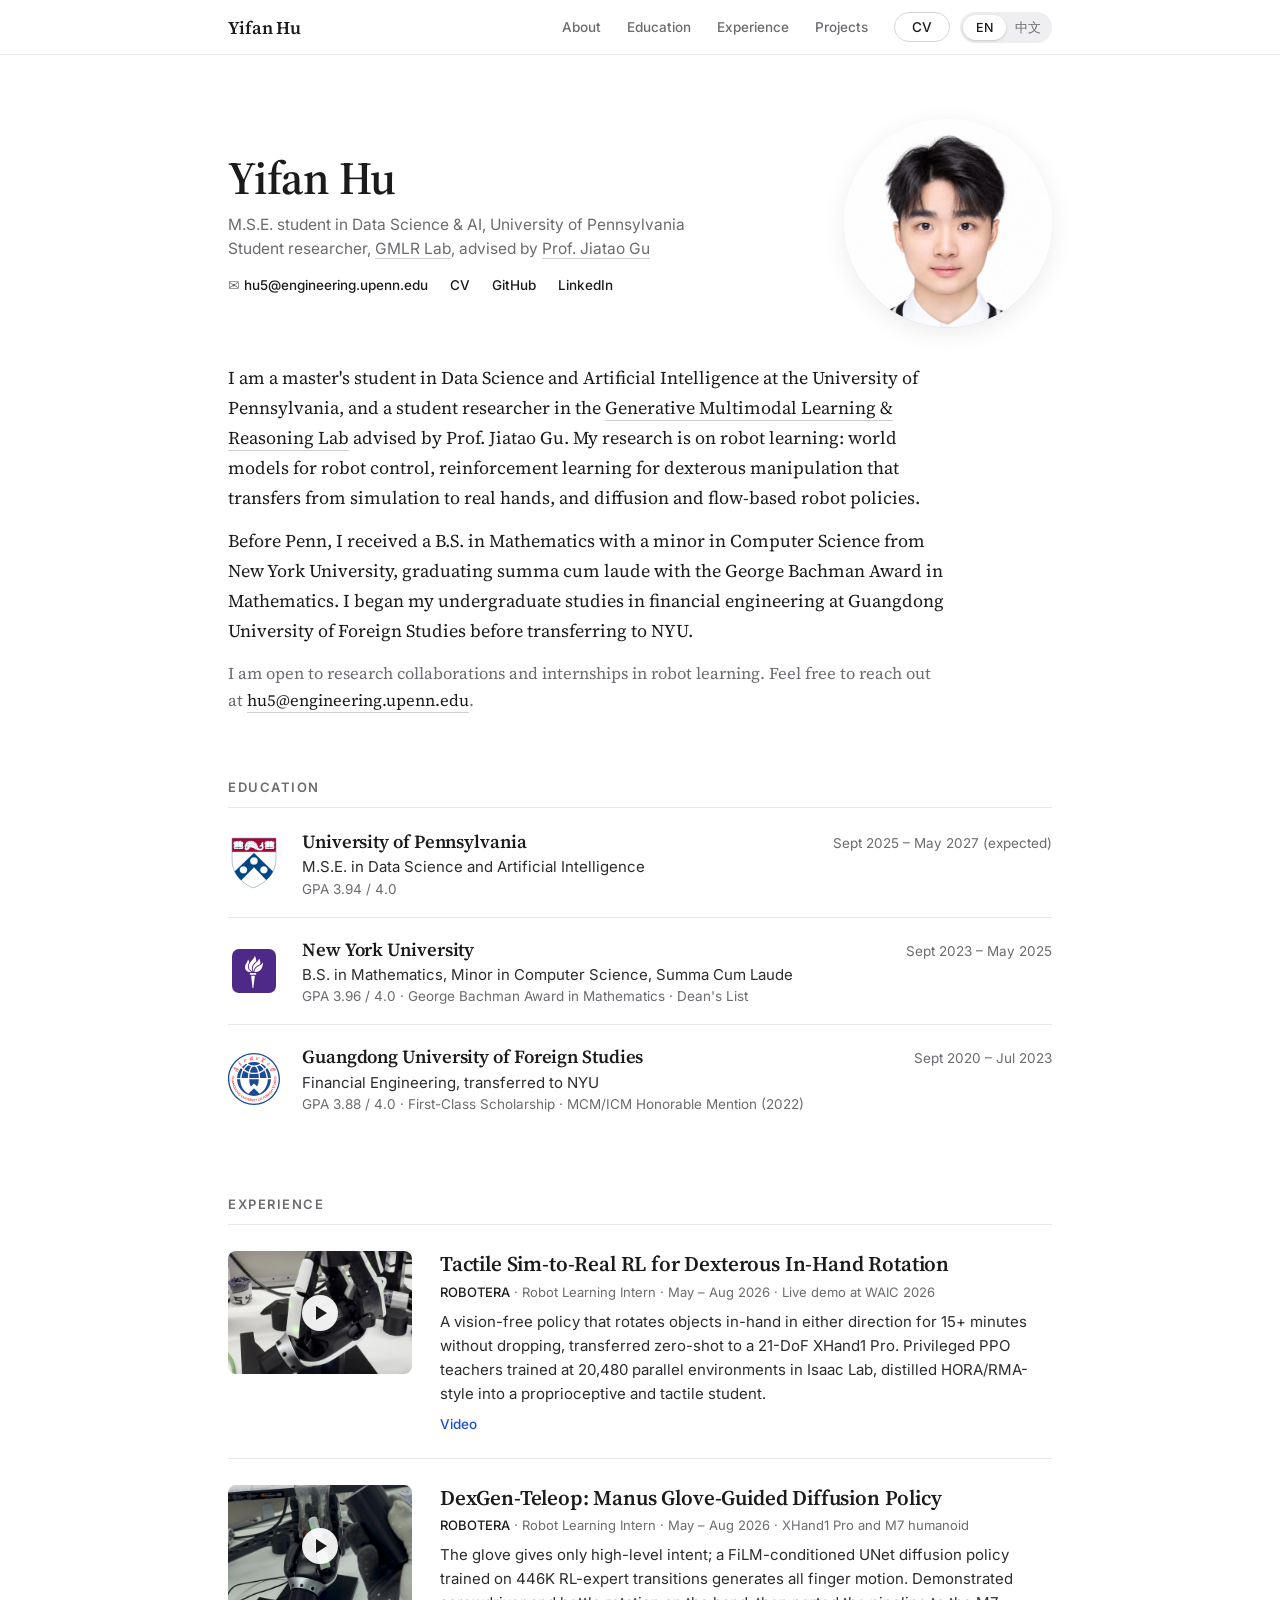
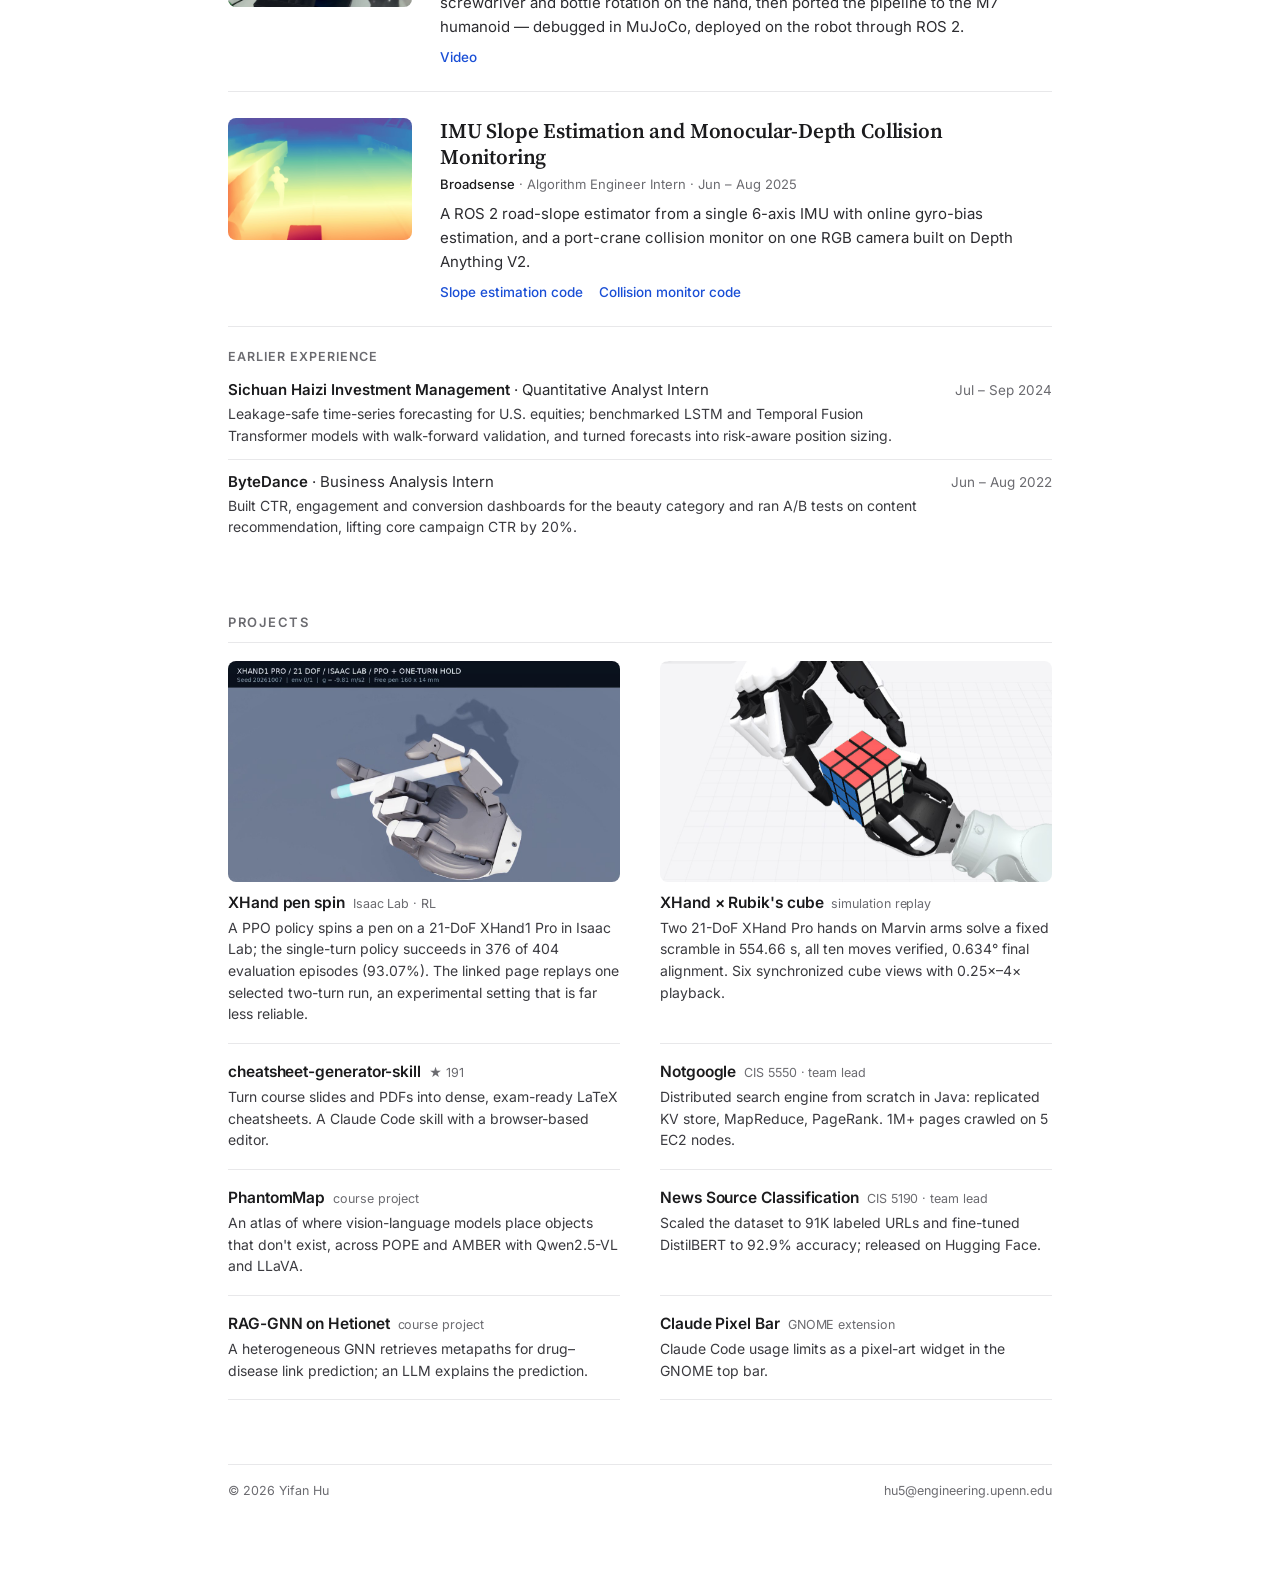
<file: index.html>
<!DOCTYPE html>
<html lang="en">
<head>
  <meta charset="utf-8">
  <meta name="viewport" content="width=device-width, initial-scale=1">
  <title>Yifan Hu</title>
  <meta name="description" content="Yifan Hu — M.S.E. student at the University of Pennsylvania and student researcher in the GMLR Lab. Robot learning: world models, sim-to-real RL for dexterous manipulation, diffusion policies.">
  <meta property="og:title" content="Yifan Hu">
  <meta property="og:description" content="Robot learning at Penn: world models, sim-to-real RL for dexterous hands, diffusion policies.">
  <meta property="og:image" content="https://evan715823.github.io/assets/img/photo.jpg">
  <meta property="og:url" content="https://evan715823.github.io/">
  <meta property="og:type" content="profile">
  <link rel="alternate" hreflang="en" href="https://evan715823.github.io/">
  <link rel="alternate" hreflang="zh-CN" href="https://evan715823.github.io/zh.html">
  <script>try{if(sessionStorage.getItem('langSlide')){document.documentElement.classList.add('lang-arriving');sessionStorage.removeItem('langSlide')}}catch(e){}</script>
  <link rel="icon" href="favicon.svg" type="image/svg+xml">
  <link rel="preconnect" href="https://fonts.googleapis.com">
  <link rel="preconnect" href="https://fonts.gstatic.com" crossorigin>
  <link href="https://fonts.googleapis.com/css2?family=Inter:wght@400;500;600&family=Source+Serif+4:ital,opsz,wght@0,8..60,400;0,8..60,600;1,8..60,400&display=swap" rel="stylesheet">
  <link rel="stylesheet" href="assets/style.css?v=202609191500">
</head>
<body>

<div class="topbar">
  <div class="in">
    <a class="name" href="#top">Yifan Hu</a>
    <nav>
      <a href="#about">About</a>
      <a href="#education">Education</a>
      <a href="#experience">Experience</a>
      <a href="#projects">Projects</a>
      <a class="cv" href="Yifan_Hu_Resume.pdf" target="_blank" rel="noopener">CV</a>
      <a class="langsw is-en" href="zh.html" hreflang="zh-CN" data-langsw aria-label="Language: English. 切换到中文"><span class="thumb"></span><span class="opt" lang="en">EN</span><span class="opt" lang="zh-CN">中文</span></a>
    </nav>
  </div>
</div>

<main class="wrap" id="top">

  <header>
    <div>
      <h1>Yifan Hu</h1>
      <p class="role">M.S.E. student in Data Science &amp; AI, University of Pennsylvania<br>
        Student researcher, <a href="https://jiataogu.me/team/" target="_blank" rel="noopener">GMLR Lab</a>, advised by <a href="https://jiataogu.me/" target="_blank" rel="noopener">Prof. Jiatao Gu</a></p>
      <p class="links">
        <a href="mailto:hu5@engineering.upenn.edu"><span>✉</span>hu5@engineering.upenn.edu</a>
        <a href="Yifan_Hu_Resume.pdf" target="_blank" rel="noopener">CV</a>
        <a href="https://github.com/Evan715823" target="_blank" rel="noopener">GitHub</a>
        <a href="https://www.linkedin.com/in/yifan-hu-2140a3290/" target="_blank" rel="noopener">LinkedIn</a>
      </p>
    </div>
    <img src="assets/img/photo.jpg" alt="Portrait of Yifan Hu" width="208" height="208">
  </header>

  <section class="bio" id="about">
    <p>I am a master's student in Data Science and Artificial Intelligence at the University of Pennsylvania, and a student researcher in the <a href="https://jiataogu.me/team/" target="_blank" rel="noopener">Generative Multimodal Learning &amp; Reasoning Lab</a> advised by Prof. Jiatao Gu. My research is on robot learning: world models for robot control, reinforcement learning for dexterous manipulation that transfers from simulation to real hands, and diffusion and flow-based robot policies.</p>
    <p>Before Penn, I received a B.S. in Mathematics with a minor in Computer Science from New York University, graduating summa cum laude with the George Bachman Award in Mathematics. I began my undergraduate studies in financial engineering at Guangdong University of Foreign Studies before transferring to NYU.</p>
    <p class="open">I am open to research collaborations and internships in robot learning. Feel free to reach out at <a href="mailto:hu5@engineering.upenn.edu">hu5@engineering.upenn.edu</a>.</p>
  </section>

  <h2 id="education">Education</h2>
  <div class="edu">
    <div class="school">
      <img class="crest" src="assets/img/logo-penn.svg" alt="University of Pennsylvania shield" width="52" height="52">
      <div class="sb">
        <div class="top"><h3>University of Pennsylvania</h3><span class="d">Sept 2025 – May 2027 (expected)</span></div>
        <p class="deg">M.S.E. in Data Science and Artificial Intelligence</p>
        <p class="s">GPA 3.94 / 4.0</p>
      </div>
    </div>
    <div class="school">
      <img class="crest block" src="assets/img/logo-nyu.svg" alt="New York University logo" width="52" height="52">
      <div class="sb">
        <div class="top"><h3>New York University</h3><span class="d">Sept 2023 – May 2025</span></div>
        <p class="deg">B.S. in Mathematics, Minor in Computer Science, Summa Cum Laude</p>
        <p class="s">GPA 3.96 / 4.0 · George Bachman Award in Mathematics · Dean's List</p>
      </div>
    </div>
    <div class="school">
      <img class="crest" src="assets/img/logo-gdufs.svg" alt="Guangdong University of Foreign Studies emblem" width="52" height="52">
      <div class="sb">
        <div class="top"><h3>Guangdong University of Foreign Studies</h3><span class="d">Sept 2020 – Jul 2023</span></div>
        <p class="deg">Financial Engineering, transferred to NYU</p>
        <p class="s">GPA 3.88 / 4.0 · First-Class Scholarship · MCM/ICM Honorable Mention (2022)</p>
      </div>
    </div>
  </div>

  <h2 id="experience">Experience</h2>

  <article class="entry">
    <a class="thumb" href="assets/video/inhand-rotation.mp4" data-video="assets/video/inhand-rotation.mp4" data-poster="assets/img/inhand-rotation-poster.jpg" aria-label="Play video: in-hand rotation on the XHand1 Pro">
      <img src="assets/img/inhand-rotation.jpg" alt="XHand1 Pro rotating a cylinder in-hand" loading="lazy" width="960" height="640"><span class="play"></span>
    </a>
    <div>
      <h3>Tactile Sim-to-Real RL for Dexterous In-Hand Rotation</h3>
      <p class="meta"><b>ROBOTERA</b> · Robot Learning Intern · May – Aug 2026 · Live demo at WAIC 2026</p>
      <p>A vision-free policy that rotates objects in-hand in either direction for 15+ minutes without dropping, transferred zero-shot to a 21-DoF XHand1 Pro. Privileged PPO teachers trained at 20,480 parallel environments in Isaac Lab, distilled HORA/RMA-style into a proprioceptive and tactile student.</p>
      <p class="el"><a href="assets/video/inhand-rotation.mp4" data-video="assets/video/inhand-rotation.mp4" data-poster="assets/img/inhand-rotation-poster.jpg">Video</a></p>
    </div>
  </article>

  <article class="entry">
    <a class="thumb" href="assets/video/glove-teleop.mp4" data-video="assets/video/glove-teleop.mp4" data-poster="assets/img/glove-teleop-poster.jpg" aria-label="Play video: glove-guided teleoperation">
      <img src="assets/img/glove-teleop.jpg" alt="Manus glove guiding the XHand1 Pro to rotate a bottle" loading="lazy" width="960" height="640"><span class="play"></span>
    </a>
    <div>
      <h3>DexGen-Teleop: Manus Glove-Guided Diffusion Policy</h3>
      <p class="meta"><b>ROBOTERA</b> · Robot Learning Intern · May – Aug 2026 · XHand1 Pro and M7 humanoid</p>
      <p>The glove gives only high-level intent; a FiLM-conditioned UNet diffusion policy trained on 446K RL-expert transitions generates all finger motion. Demonstrated screwdriver and bottle rotation on the hand, then ported the pipeline to the M7 humanoid — debugged in MuJoCo, deployed on the robot through ROS 2.</p>
      <p class="el"><a href="assets/video/glove-teleop.mp4" data-video="assets/video/glove-teleop.mp4" data-poster="assets/img/glove-teleop-poster.jpg">Video</a></p>
    </div>
  </article>

  <article class="entry">
    <a class="thumb static" href="https://github.com/Evan715823/Depth-Anything-V2-crane" target="_blank" rel="noopener" aria-label="Depth Anything V2 crane repository">
      <img src="assets/img/broadsense.jpg" alt="Monocular depth map of a port crane scene" loading="lazy" width="960" height="640">
    </a>
    <div>
      <h3>IMU Slope Estimation and Monocular-Depth Collision Monitoring</h3>
      <p class="meta"><b>Broadsense</b> · Algorithm Engineer Intern · Jun – Aug 2025</p>
      <p>A ROS 2 road-slope estimator from a single 6-axis IMU with online gyro-bias estimation, and a port-crane collision monitor on one RGB camera built on Depth Anything V2.</p>
      <p class="el">
        <a href="https://github.com/Evan715823/slope_estimate" target="_blank" rel="noopener">Slope estimation code</a>
        <a href="https://github.com/Evan715823/Depth-Anything-V2-crane" target="_blank" rel="noopener">Collision monitor code</a>
      </p>
    </div>
  </article>

  <div class="minor">
    <h4>Earlier experience</h4>
    <div class="mi">
      <div class="top"><p><b>Sichuan Haizi Investment Management</b> · Quantitative Analyst Intern</p><span class="d">Jul – Sep 2024</span></div>
      <p class="desc">Leakage-safe time-series forecasting for U.S. equities; benchmarked LSTM and Temporal Fusion Transformer models with walk-forward validation, and turned forecasts into risk-aware position sizing.</p>
    </div>
    <div class="mi">
      <div class="top"><p><b>ByteDance</b> · Business Analysis Intern</p><span class="d">Jun – Aug 2022</span></div>
      <p class="desc">Built CTR, engagement and conversion dashboards for the beauty category and ran A/B tests on content recommendation, lifting core campaign CTR by 20%.</p>
    </div>
  </div>

  <h2 id="projects">Projects</h2>
  <div class="projects">
    <div class="proj"><a class="shot" href="https://evan715823.github.io/xhand-pen-spin-demo/" target="_blank" rel="noopener"><img src="assets/img/xhand-pen-spin.jpg" alt="A 21-DoF XHand1 Pro holding a pen mid-spin in Isaac Lab" loading="lazy" width="1280" height="720"></a><h3><a href="https://evan715823.github.io/xhand-pen-spin-demo/" target="_blank" rel="noopener">XHand pen spin</a><span>Isaac Lab · RL</span></h3><p>A PPO policy spins a pen on a 21-DoF XHand1 Pro in Isaac Lab; the single-turn policy succeeds in 376 of 404 evaluation episodes (93.07%). The linked page replays one selected two-turn run, an experimental setting that is far less reliable.</p></div>
    <div class="proj"><a class="shot" href="https://evan715823.github.io/xhand-pro-cube-demo/" target="_blank" rel="noopener"><img src="assets/img/xhand-cube.jpg" alt="Two XHand Pro hands turning a Rubik's cube in simulation" loading="lazy" width="1280" height="720"></a><h3><a href="https://evan715823.github.io/xhand-pro-cube-demo/" target="_blank" rel="noopener">XHand × Rubik's cube</a><span>simulation replay</span></h3><p>Two 21-DoF XHand Pro hands on Marvin arms solve a fixed scramble in 554.66 s, all ten moves verified, 0.634° final alignment. Six synchronized cube views with 0.25×–4× playback.</p></div>
    <div class="proj"><h3><a href="https://github.com/Evan715823/cheatsheet-generator-skill" target="_blank" rel="noopener">cheatsheet-generator-skill</a><span>★ 191</span></h3><p>Turn course slides and PDFs into dense, exam-ready LaTeX cheatsheets. A Claude Code skill with a browser-based editor.</p></div>
    <div class="proj"><h3>Notgoogle<span>CIS 5550 · team lead</span></h3><p>Distributed search engine from scratch in Java: replicated KV store, MapReduce, PageRank. 1M+ pages crawled on 5 EC2 nodes.</p></div>
    <div class="proj"><h3><a href="https://github.com/Evan715823/PhantomMap" target="_blank" rel="noopener">PhantomMap</a><span>course project</span></h3><p>An atlas of where vision-language models place objects that don't exist, across POPE and AMBER with Qwen2.5-VL and LLaVA.</p></div>
    <div class="proj"><h3>News Source Classification<span>CIS 5190 · team lead</span></h3><p>Scaled the dataset to 91K labeled URLs and fine-tuned DistilBERT to 92.9% accuracy; released on Hugging Face.</p></div>
    <div class="proj"><h3><a href="https://github.com/Evan715823/rag-gnn-hetionet" target="_blank" rel="noopener">RAG-GNN on Hetionet</a><span>course project</span></h3><p>A heterogeneous GNN retrieves metapaths for drug–disease link prediction; an LLM explains the prediction.</p></div>
    <div class="proj"><h3><a href="https://github.com/Evan715823/Claude-bar-for-linux" target="_blank" rel="noopener">Claude Pixel Bar</a><span>GNOME extension</span></h3><p>Claude Code usage limits as a pixel-art widget in the GNOME top bar.</p></div>
  </div>


  <footer><span>© 2026 Yifan Hu</span><span><a href="mailto:hu5@engineering.upenn.edu">hu5@engineering.upenn.edu</a></span></footer>
</main>

<div class="lightbox" id="lightbox" hidden>
  <div class="lb-backdrop" data-close></div>
  <div class="lb-body">
    <button class="lb-close" type="button" aria-label="Close" data-close>×</button>
    <video id="lb-video" controls playsinline preload="metadata"></video>
  </div>
</div>

<script src="assets/site.js?v=202609191500"></script>
</body>
</html>
</file>
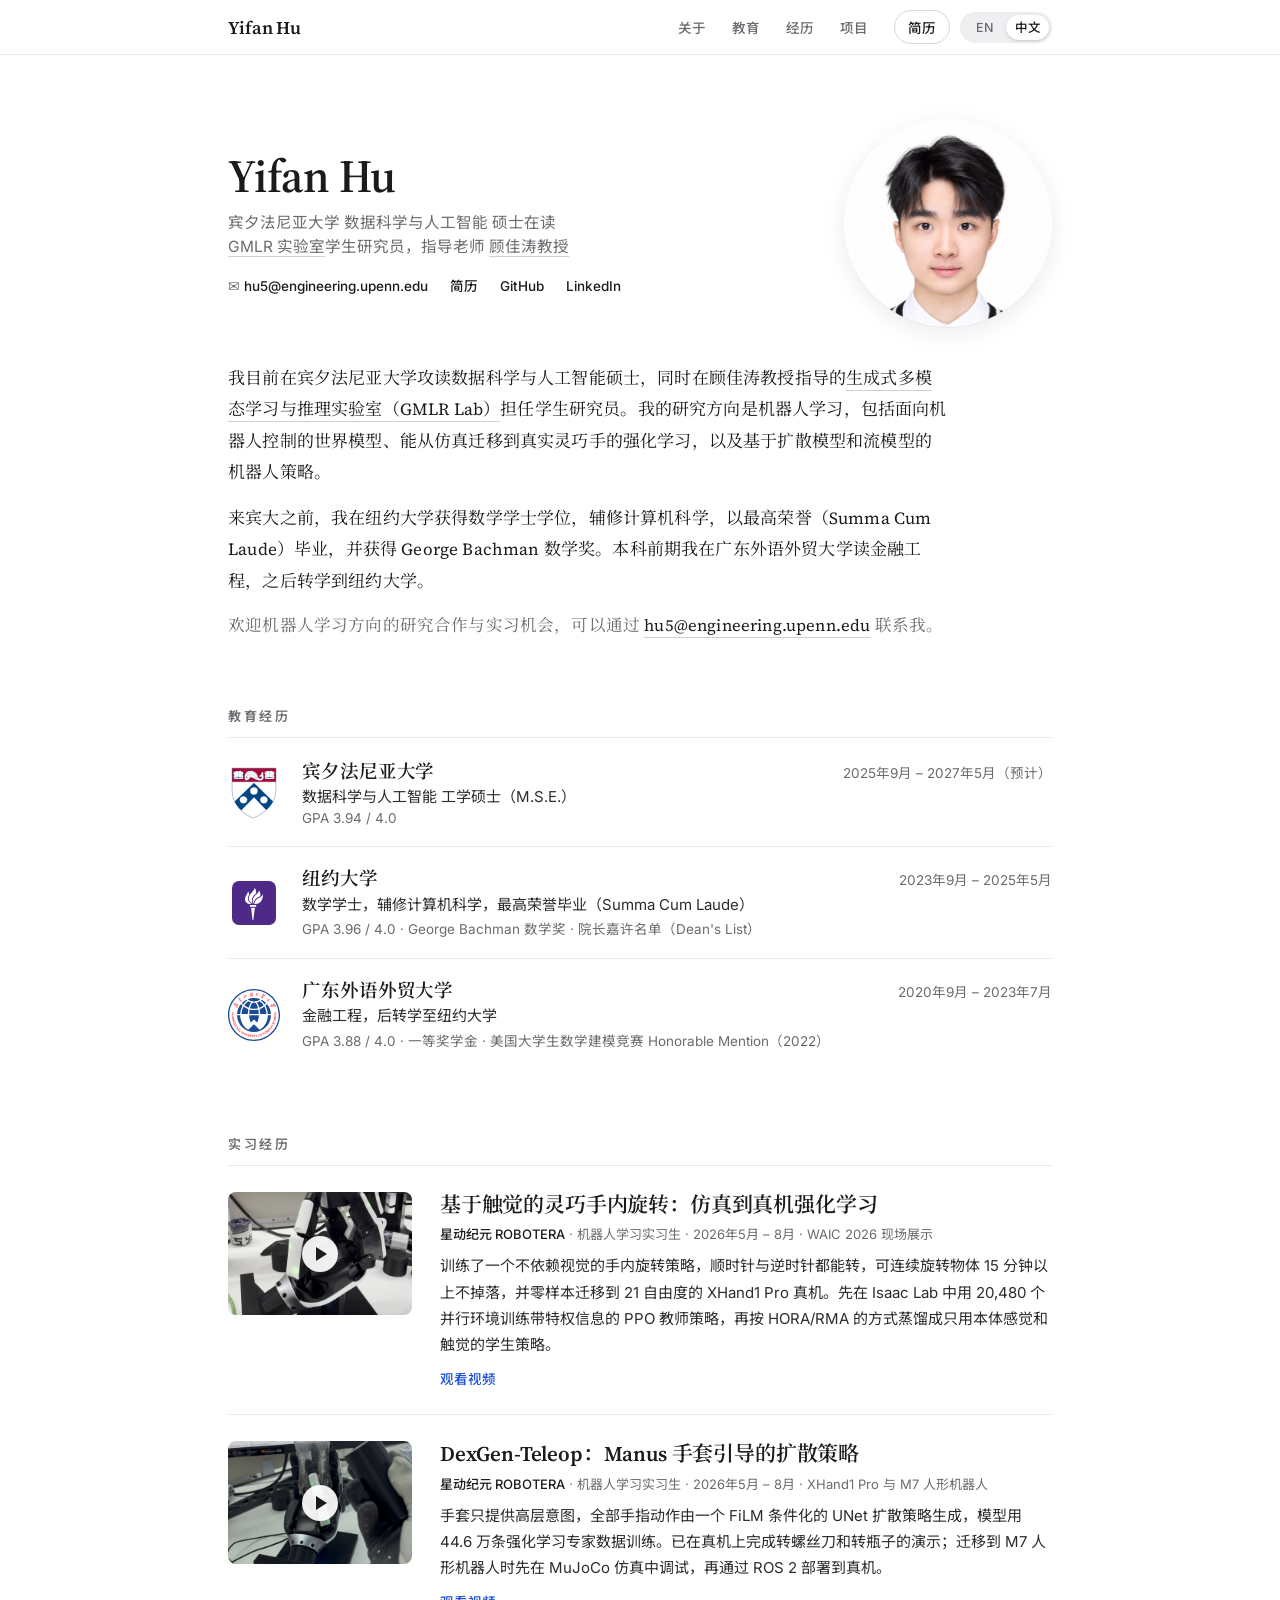
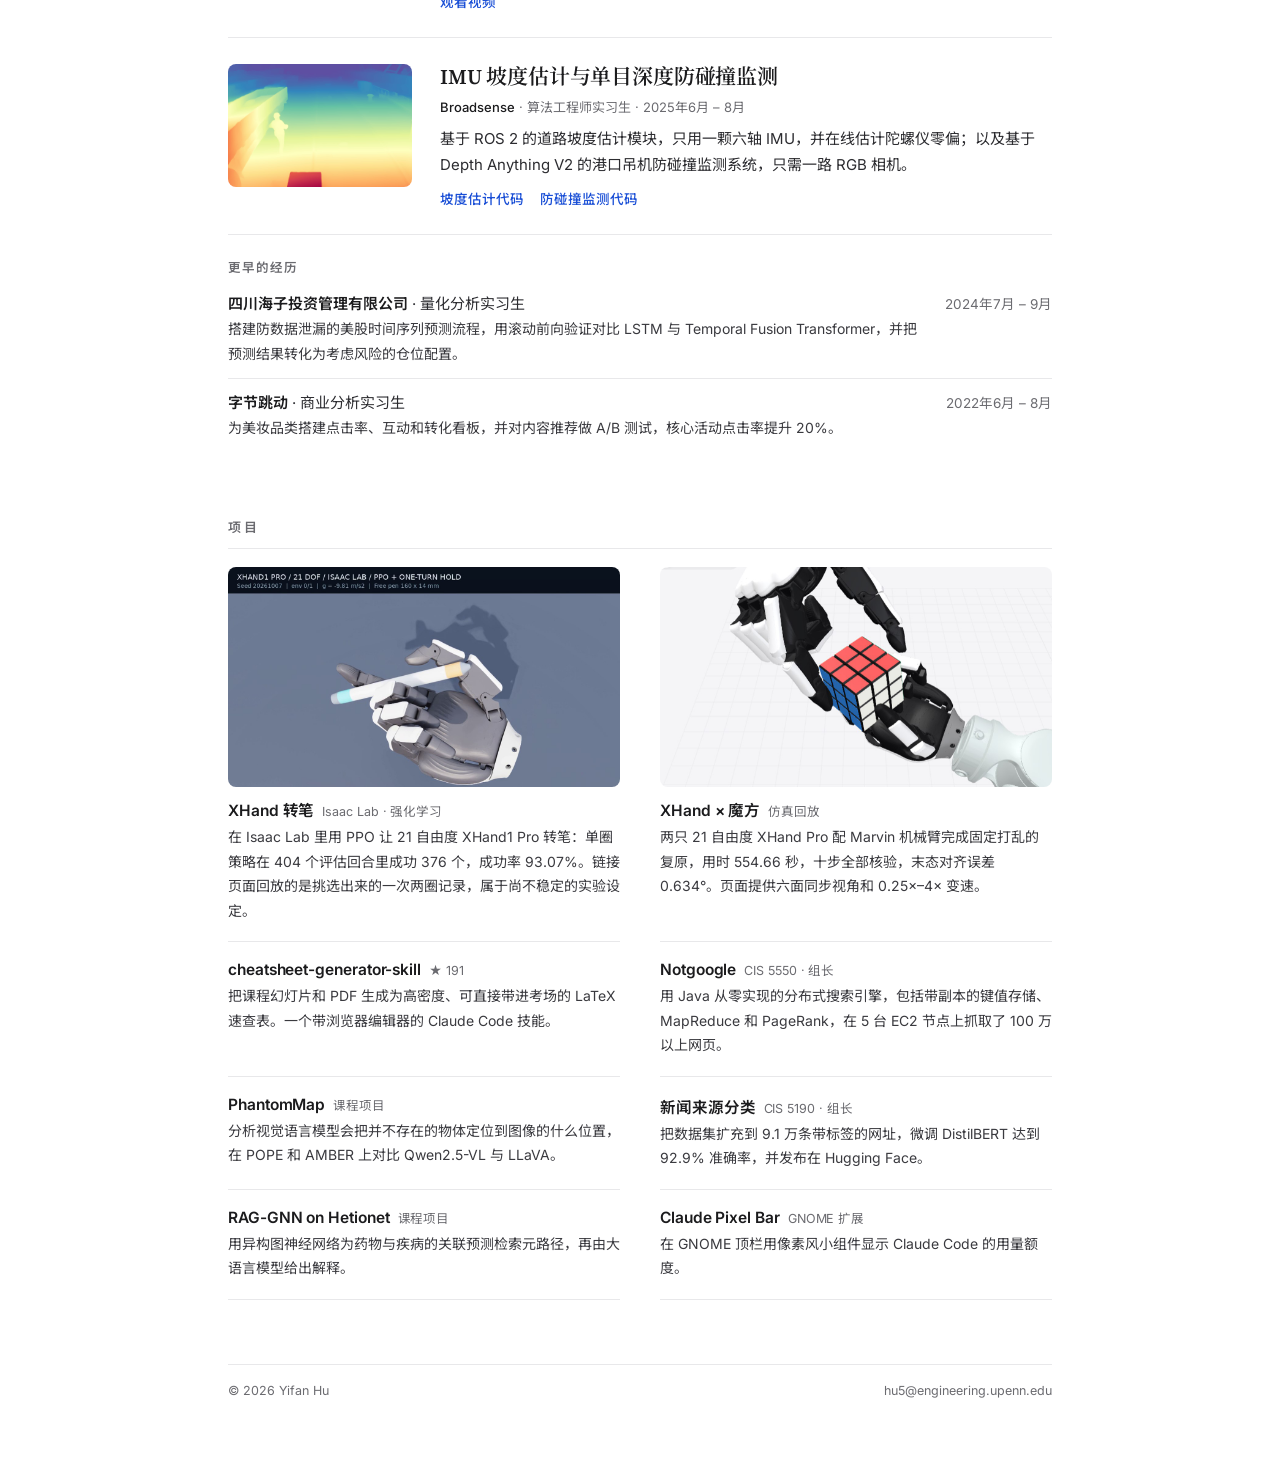
<file: zh.html>
<!DOCTYPE html>
<html lang="zh-CN">
<head>
  <meta charset="utf-8">
  <meta name="viewport" content="width=device-width, initial-scale=1">
  <title>Yifan Hu · 个人主页</title>
  <meta name="description" content="Yifan Hu，宾夕法尼亚大学数据科学与人工智能硕士在读，GMLR 实验室学生研究员。研究方向：机器人学习、世界模型、灵巧操作的仿真到真机强化学习、扩散策略。">
  <meta property="og:title" content="Yifan Hu · 个人主页">
  <meta property="og:description" content="宾夕法尼亚大学机器人学习方向：世界模型、灵巧手的仿真到真机强化学习、扩散策略。">
  <meta property="og:image" content="https://evan715823.github.io/assets/img/photo.jpg">
  <meta property="og:url" content="https://evan715823.github.io/zh.html">
  <meta property="og:type" content="profile">
  <link rel="alternate" hreflang="en" href="https://evan715823.github.io/">
  <link rel="alternate" hreflang="zh-CN" href="https://evan715823.github.io/zh.html">
  <script>try{if(sessionStorage.getItem('langSlide')){document.documentElement.classList.add('lang-arriving');sessionStorage.removeItem('langSlide')}}catch(e){}</script>
  <link rel="icon" href="favicon.svg" type="image/svg+xml">
  <link rel="preconnect" href="https://fonts.googleapis.com">
  <link rel="preconnect" href="https://fonts.gstatic.com" crossorigin>
  <link href="https://fonts.googleapis.com/css2?family=Inter:wght@400;500;600&family=Source+Serif+4:ital,opsz,wght@0,8..60,400;0,8..60,600;1,8..60,400&family=Noto+Sans+SC:wght@400;500;600&family=Noto+Serif+SC:wght@400;600&display=swap" rel="stylesheet">
  <link rel="stylesheet" href="assets/style.css?v=202609191500">
</head>
<body>

<div class="topbar">
  <div class="in">
    <a class="name" href="#top">Yifan Hu</a>
    <nav>
      <a href="#about">关于</a>
      <a href="#education">教育</a>
      <a href="#experience">经历</a>
      <a href="#projects">项目</a>
      <a class="cv" href="Yifan_Hu_Resume.pdf" target="_blank" rel="noopener">简历</a>
      <a class="langsw is-zh" href="index.html" hreflang="en" data-langsw aria-label="语言：中文。Switch to English"><span class="thumb"></span><span class="opt" lang="en">EN</span><span class="opt" lang="zh-CN">中文</span></a>
    </nav>
  </div>
</div>

<main class="wrap" id="top">

  <header>
    <div>
      <h1>Yifan Hu</h1>
      <p class="role">宾夕法尼亚大学 数据科学与人工智能 硕士在读<br>
        <a href="https://jiataogu.me/team/" target="_blank" rel="noopener">GMLR 实验室</a>学生研究员，指导老师 <a href="https://jiataogu.me/" target="_blank" rel="noopener">顾佳涛教授</a></p>
      <p class="links">
        <a href="mailto:hu5@engineering.upenn.edu"><span>✉</span>hu5@engineering.upenn.edu</a>
        <a href="Yifan_Hu_Resume.pdf" target="_blank" rel="noopener">简历</a>
        <a href="https://github.com/Evan715823" target="_blank" rel="noopener">GitHub</a>
        <a href="https://www.linkedin.com/in/yifan-hu-2140a3290/" target="_blank" rel="noopener">LinkedIn</a>
      </p>
    </div>
    <img src="assets/img/photo.jpg" alt="Yifan Hu 的照片" width="208" height="208">
  </header>

  <section class="bio" id="about">
    <p>我目前在宾夕法尼亚大学攻读数据科学与人工智能硕士，同时在顾佳涛教授指导的<a href="https://jiataogu.me/team/" target="_blank" rel="noopener">生成式多模态学习与推理实验室（GMLR Lab）</a>担任学生研究员。我的研究方向是机器人学习，包括面向机器人控制的世界模型、能从仿真迁移到真实灵巧手的强化学习，以及基于扩散模型和流模型的机器人策略。</p>
    <p>来宾大之前，我在纽约大学获得数学学士学位，辅修计算机科学，以最高荣誉（Summa Cum Laude）毕业，并获得 George Bachman 数学奖。本科前期我在广东外语外贸大学读金融工程，之后转学到纽约大学。</p>
    <p class="open">欢迎机器人学习方向的研究合作与实习机会，可以通过 <a href="mailto:hu5@engineering.upenn.edu">hu5@engineering.upenn.edu</a> 联系我。</p>
  </section>

  <h2 id="education">教育经历</h2>
  <div class="edu">
    <div class="school">
      <img class="crest" src="assets/img/logo-penn.svg" alt="宾夕法尼亚大学校徽" width="52" height="52">
      <div class="sb">
        <div class="top"><h3>宾夕法尼亚大学</h3><span class="d">2025年9月 – 2027年5月（预计）</span></div>
        <p class="deg">数据科学与人工智能 工学硕士（M.S.E.）</p>
        <p class="s">GPA 3.94 / 4.0</p>
      </div>
    </div>
    <div class="school">
      <img class="crest block" src="assets/img/logo-nyu.svg" alt="纽约大学校徽" width="52" height="52">
      <div class="sb">
        <div class="top"><h3>纽约大学</h3><span class="d">2023年9月 – 2025年5月</span></div>
        <p class="deg">数学学士，辅修计算机科学，最高荣誉毕业（Summa Cum Laude）</p>
        <p class="s">GPA 3.96 / 4.0 · George Bachman 数学奖 · 院长嘉许名单（Dean's List）</p>
      </div>
    </div>
    <div class="school">
      <img class="crest" src="assets/img/logo-gdufs.svg" alt="广东外语外贸大学校徽" width="52" height="52">
      <div class="sb">
        <div class="top"><h3>广东外语外贸大学</h3><span class="d">2020年9月 – 2023年7月</span></div>
        <p class="deg">金融工程，后转学至纽约大学</p>
        <p class="s">GPA 3.88 / 4.0 · 一等奖学金 · 美国大学生数学建模竞赛 Honorable Mention（2022）</p>
      </div>
    </div>
  </div>

  <h2 id="experience">实习经历</h2>

  <article class="entry">
    <a class="thumb" href="assets/video/inhand-rotation.mp4" data-video="assets/video/inhand-rotation.mp4" data-poster="assets/img/inhand-rotation-poster.jpg" aria-label="播放视频：XHand1 Pro 手内旋转">
      <img src="assets/img/inhand-rotation.jpg" alt="XHand1 Pro 在手中旋转圆柱" loading="lazy" width="960" height="640"><span class="play"></span>
    </a>
    <div>
      <h3>基于触觉的灵巧手内旋转：仿真到真机强化学习</h3>
      <p class="meta"><b>星动纪元 ROBOTERA</b> · 机器人学习实习生 · 2026年5月 – 8月 · WAIC 2026 现场展示</p>
      <p>训练了一个不依赖视觉的手内旋转策略，顺时针与逆时针都能转，可连续旋转物体 15 分钟以上不掉落，并零样本迁移到 21 自由度的 XHand1 Pro 真机。先在 Isaac Lab 中用 20,480 个并行环境训练带特权信息的 PPO 教师策略，再按 HORA/RMA 的方式蒸馏成只用本体感觉和触觉的学生策略。</p>
      <p class="el"><a href="assets/video/inhand-rotation.mp4" data-video="assets/video/inhand-rotation.mp4" data-poster="assets/img/inhand-rotation-poster.jpg">观看视频</a></p>
    </div>
  </article>

  <article class="entry">
    <a class="thumb" href="assets/video/glove-teleop.mp4" data-video="assets/video/glove-teleop.mp4" data-poster="assets/img/glove-teleop-poster.jpg" aria-label="播放视频：手套引导遥操作">
      <img src="assets/img/glove-teleop.jpg" alt="Manus 手套引导 XHand1 Pro 旋转瓶子" loading="lazy" width="960" height="640"><span class="play"></span>
    </a>
    <div>
      <h3>DexGen-Teleop：Manus 手套引导的扩散策略</h3>
      <p class="meta"><b>星动纪元 ROBOTERA</b> · 机器人学习实习生 · 2026年5月 – 8月 · XHand1 Pro 与 M7 人形机器人</p>
      <p>手套只提供高层意图，全部手指动作由一个 FiLM 条件化的 UNet 扩散策略生成，模型用 44.6 万条强化学习专家数据训练。已在真机上完成转螺丝刀和转瓶子的演示；迁移到 M7 人形机器人时先在 MuJoCo 仿真中调试，再通过 ROS 2 部署到真机。</p>
      <p class="el"><a href="assets/video/glove-teleop.mp4" data-video="assets/video/glove-teleop.mp4" data-poster="assets/img/glove-teleop-poster.jpg">观看视频</a></p>
    </div>
  </article>

  <article class="entry">
    <a class="thumb static" href="https://github.com/Evan715823/Depth-Anything-V2-crane" target="_blank" rel="noopener" aria-label="Depth Anything V2 吊机防碰撞代码仓库">
      <img src="assets/img/broadsense.jpg" alt="港口吊机场景的单目深度图" loading="lazy" width="960" height="640">
    </a>
    <div>
      <h3>IMU 坡度估计与单目深度防碰撞监测</h3>
      <p class="meta"><b>Broadsense</b> · 算法工程师实习生 · 2025年6月 – 8月</p>
      <p>基于 ROS 2 的道路坡度估计模块，只用一颗六轴 IMU，并在线估计陀螺仪零偏；以及基于 Depth Anything V2 的港口吊机防碰撞监测系统，只需一路 RGB 相机。</p>
      <p class="el">
        <a href="https://github.com/Evan715823/slope_estimate" target="_blank" rel="noopener">坡度估计代码</a>
        <a href="https://github.com/Evan715823/Depth-Anything-V2-crane" target="_blank" rel="noopener">防碰撞监测代码</a>
      </p>
    </div>
  </article>

  <div class="minor">
    <h4>更早的经历</h4>
    <div class="mi">
      <div class="top"><p><b>四川海子投资管理有限公司</b> · 量化分析实习生</p><span class="d">2024年7月 – 9月</span></div>
      <p class="desc">搭建防数据泄漏的美股时间序列预测流程，用滚动前向验证对比 LSTM 与 Temporal Fusion Transformer，并把预测结果转化为考虑风险的仓位配置。</p>
    </div>
    <div class="mi">
      <div class="top"><p><b>字节跳动</b> · 商业分析实习生</p><span class="d">2022年6月 – 8月</span></div>
      <p class="desc">为美妆品类搭建点击率、互动和转化看板，并对内容推荐做 A/B 测试，核心活动点击率提升 20%。</p>
    </div>
  </div>

  <h2 id="projects">项目</h2>
  <div class="projects">
    <div class="proj"><a class="shot" href="https://evan715823.github.io/xhand-pen-spin-demo/" target="_blank" rel="noopener"><img src="assets/img/xhand-pen-spin.jpg" alt="Isaac Lab 里 21 自由度 XHand1 Pro 正在转笔" loading="lazy" width="1280" height="720"></a><h3><a href="https://evan715823.github.io/xhand-pen-spin-demo/" target="_blank" rel="noopener">XHand 转笔</a><span>Isaac Lab · 强化学习</span></h3><p>在 Isaac Lab 里用 PPO 让 21 自由度 XHand1 Pro 转笔：单圈策略在 404 个评估回合里成功 376 个，成功率 93.07%。链接页面回放的是挑选出来的一次两圈记录，属于尚不稳定的实验设定。</p></div>
    <div class="proj"><a class="shot" href="https://evan715823.github.io/xhand-pro-cube-demo/" target="_blank" rel="noopener"><img src="assets/img/xhand-cube.jpg" alt="两只 XHand Pro 在仿真里转动魔方" loading="lazy" width="1280" height="720"></a><h3><a href="https://evan715823.github.io/xhand-pro-cube-demo/" target="_blank" rel="noopener">XHand × 魔方</a><span>仿真回放</span></h3><p>两只 21 自由度 XHand Pro 配 Marvin 机械臂完成固定打乱的复原，用时 554.66 秒，十步全部核验，末态对齐误差 0.634°。页面提供六面同步视角和 0.25×–4× 变速。</p></div>
    <div class="proj"><h3><a href="https://github.com/Evan715823/cheatsheet-generator-skill" target="_blank" rel="noopener">cheatsheet-generator-skill</a><span>★ 191</span></h3><p>把课程幻灯片和 PDF 生成为高密度、可直接带进考场的 LaTeX 速查表。一个带浏览器编辑器的 Claude Code 技能。</p></div>
    <div class="proj"><h3>Notgoogle<span>CIS 5550 · 组长</span></h3><p>用 Java 从零实现的分布式搜索引擎，包括带副本的键值存储、MapReduce 和 PageRank，在 5 台 EC2 节点上抓取了 100 万以上网页。</p></div>
    <div class="proj"><h3><a href="https://github.com/Evan715823/PhantomMap" target="_blank" rel="noopener">PhantomMap</a><span>课程项目</span></h3><p>分析视觉语言模型会把并不存在的物体定位到图像的什么位置，在 POPE 和 AMBER 上对比 Qwen2.5-VL 与 LLaVA。</p></div>
    <div class="proj"><h3>新闻来源分类<span>CIS 5190 · 组长</span></h3><p>把数据集扩充到 9.1 万条带标签的网址，微调 DistilBERT 达到 92.9% 准确率，并发布在 Hugging Face。</p></div>
    <div class="proj"><h3><a href="https://github.com/Evan715823/rag-gnn-hetionet" target="_blank" rel="noopener">RAG-GNN on Hetionet</a><span>课程项目</span></h3><p>用异构图神经网络为药物与疾病的关联预测检索元路径，再由大语言模型给出解释。</p></div>
    <div class="proj"><h3><a href="https://github.com/Evan715823/Claude-bar-for-linux" target="_blank" rel="noopener">Claude Pixel Bar</a><span>GNOME 扩展</span></h3><p>在 GNOME 顶栏用像素风小组件显示 Claude Code 的用量额度。</p></div>
  </div>


  <footer><span>© 2026 Yifan Hu</span><span><a href="mailto:hu5@engineering.upenn.edu">hu5@engineering.upenn.edu</a></span></footer>
</main>

<div class="lightbox" id="lightbox" hidden>
  <div class="lb-backdrop" data-close></div>
  <div class="lb-body">
    <button class="lb-close" type="button" aria-label="关闭" data-close>×</button>
    <video id="lb-video" controls playsinline preload="metadata"></video>
  </div>
</div>

<script src="assets/site.js?v=202609191500"></script>
</body>
</html>
</file>
<file: assets/style.css>
:root {
  --ink: #1b1b1d;
  --body: #2c2c30;
  --sec: #6b6b70;
  --rule: #e8e8ea;
  --link: #1a4fd6;
  --bg: #fff;
  --serif: 'Source Serif 4', Georgia, 'Times New Roman', serif;
  --sans: 'Inter', -apple-system, 'Helvetica Neue', system-ui, sans-serif;
}

* { box-sizing: border-box; margin: 0; padding: 0; }
html { scroll-behavior: smooth; scroll-padding-top: 70px; }
body { background: var(--bg); color: var(--ink); font-family: var(--sans); -webkit-font-smoothing: antialiased; }
a { color: var(--link); text-decoration: none; }
a:hover { text-decoration: underline; }
img { max-width: 100%; display: block; }

/* top bar */
.topbar { position: sticky; top: 0; z-index: 9; background: rgba(255, 255, 255, .94); backdrop-filter: blur(12px); -webkit-backdrop-filter: blur(12px); border-bottom: 1px solid var(--rule); }
.topbar .in { max-width: 880px; margin: 0 auto; padding: 0 28px; height: 54px; display: flex; align-items: center; justify-content: space-between; }
.topbar .name { font-family: var(--serif); font-weight: 600; font-size: 18px; color: var(--ink); letter-spacing: -.005em; }
.topbar .name:hover { text-decoration: none; }
.topbar nav a { color: var(--sec); font-size: 13.5px; font-weight: 500; margin-left: 26px; }
.topbar nav a:hover { color: var(--ink); text-decoration: none; }
.topbar nav a.cv { color: var(--ink); border: 1px solid #d6d6da; border-radius: 980px; width: 56px; text-align: center; padding: 6px 0; }
.topbar nav a.cv:hover { border-color: var(--ink); }
.topbar nav { display: flex; align-items: center; }
/* language switch: sliding thumb, identical size and position on both pages */
.topbar nav a.langsw { position: relative; display: inline-flex; align-items: center; margin-left: 10px; width: 92px; height: 31px; padding: 3px; border-radius: 980px; background: #efeff1; color: var(--sec); }
.topbar nav a.langsw:hover { text-decoration: none; background: #e7e7ea; }
.langsw .thumb { position: absolute; top: 3px; left: 3px; width: 43px; height: 25px; border-radius: 980px; background: #fff; box-shadow: 0 1px 2px rgba(0, 0, 0, .12), 0 1px 6px rgba(0, 0, 0, .06); transition: transform .32s cubic-bezier(.3, .7, .2, 1); }
.langsw .opt { position: relative; z-index: 1; flex: 1; text-align: center; font-size: 12.5px; font-weight: 500; line-height: 25px; transition: color .32s; }
.langsw.is-zh .thumb { transform: translateX(43px); }
.langsw.is-en .opt[lang="en"], .langsw.is-zh .opt[lang="zh-CN"] { color: var(--ink); }
/* arriving from the other language: start the thumb on the old side, site.js releases it so it slides in */
.lang-arriving .langsw .thumb, .lang-arriving .langsw .opt { transition: none; }
.lang-arriving .langsw.is-zh .thumb { transform: none; }
.lang-arriving .langsw.is-en .thumb { transform: translateX(43px); }
.lang-arriving .langsw.is-zh .opt[lang="zh-CN"] { color: var(--sec); }
.lang-arriving .langsw.is-zh .opt[lang="en"] { color: var(--ink); }
.lang-arriving .langsw.is-en .opt[lang="en"] { color: var(--sec); }
.lang-arriving .langsw.is-en .opt[lang="zh-CN"] { color: var(--ink); }
@media (prefers-reduced-motion: reduce) { .langsw .thumb, .langsw .opt { transition: none; } }

/* Chinese page: Noto Serif SC / Noto Sans SC with system fallbacks */
html[lang="zh-CN"] {
  --serif: 'Source Serif 4', 'Noto Serif SC', 'Songti SC', 'PingFang SC', 'Microsoft YaHei', Georgia, serif;
  --sans: 'Inter', 'Noto Sans SC', 'PingFang SC', 'Microsoft YaHei', system-ui, sans-serif;
}
html[lang="zh-CN"] .bio { font-size: 17px; line-height: 1.85; letter-spacing: .01em; }
html[lang="zh-CN"] .entry p:not(.meta):not(.el), html[lang="zh-CN"] .proj p, html[lang="zh-CN"] .mi .desc { line-height: 1.75; }
html[lang="zh-CN"] h2 { letter-spacing: .2em; }

.wrap { max-width: 880px; margin: 0 auto; padding: 64px 28px 72px; }

/* header */
header { display: grid; grid-template-columns: 1fr 208px; gap: 56px; align-items: center; }
h1 { font-family: var(--serif); font-size: 46px; font-weight: 600; letter-spacing: -.012em; line-height: 1.1; }
.role { font-size: 15.5px; color: var(--sec); margin-top: 10px; line-height: 1.55; }
.role a { color: var(--sec); border-bottom: 1px solid #d0d0d4; }
.role a:hover { color: var(--ink); text-decoration: none; border-color: var(--ink); }
.links { margin-top: 16px; display: flex; flex-wrap: wrap; align-items: baseline; gap: 10px 22px; font-size: 13.5px; font-weight: 500; }
.links a { color: var(--ink); }
.links a span { color: var(--sec); font-weight: 400; margin-right: 5px; }
header img { width: 208px; height: 208px; border-radius: 50%; object-fit: cover; box-shadow: 0 1px 0 rgba(0, 0, 0, .04), 0 6px 24px rgba(0, 0, 0, .08); }

/* bio */
.bio { font-family: var(--serif); font-size: 18px; line-height: 1.66; margin-top: 36px; max-width: 720px; color: var(--ink); }
.bio p + p { margin-top: 14px; }
.bio a { color: var(--ink); border-bottom: 1px solid #cfcfd3; }
.bio a:hover { text-decoration: none; border-color: var(--ink); }
.bio .open { color: var(--sec); font-size: 16.5px; }

/* sections */
h2 { font-size: 13px; font-weight: 600; letter-spacing: .12em; text-transform: uppercase; color: var(--sec); margin-top: 64px; padding-bottom: 12px; border-bottom: 1px solid var(--rule); }

/* experience entries */
.entry { display: grid; grid-template-columns: 184px 1fr; gap: 28px; padding: 26px 0; border-bottom: 1px solid var(--rule); }
.thumb { width: 184px; aspect-ratio: 3 / 2; border-radius: 8px; overflow: hidden; background: #f2f2f4; position: relative; display: block; }
.thumb img { width: 100%; height: 100%; object-fit: cover; transition: transform .35s ease; }
.thumb:hover img { transform: scale(1.03); }
.thumb .play { position: absolute; left: 50%; top: 50%; transform: translate(-50%, -50%); width: 36px; height: 36px; border-radius: 50%; background: rgba(255, 255, 255, .92); box-shadow: 0 2px 10px rgba(0, 0, 0, .25); }
.thumb .play::after { content: ''; position: absolute; left: 14px; top: 11px; border-left: 11px solid var(--ink); border-top: 7px solid transparent; border-bottom: 7px solid transparent; }
.entry h3 { font-family: var(--serif); font-size: 21px; font-weight: 600; letter-spacing: -.008em; line-height: 1.25; }
.meta { font-size: 13px; color: var(--sec); margin-top: 6px; }
.meta b { color: var(--ink); font-weight: 500; }
.entry p:not(.meta):not(.el) { font-size: 15px; line-height: 1.6; margin-top: 10px; color: var(--body); }
.el { margin-top: 10px; font-size: 13.5px; font-weight: 500; display: flex; flex-wrap: wrap; gap: 16px; }

/* earlier experience */
.minor { padding-top: 22px; }
.minor h4 { font-size: 12.5px; font-weight: 600; letter-spacing: .08em; text-transform: uppercase; color: var(--sec); margin-bottom: 4px; }
.mi { padding: 12px 0; }
.mi + .mi { border-top: 1px solid var(--rule); }
.mi .top { display: flex; justify-content: space-between; align-items: baseline; gap: 16px; }
.mi .top p { font-size: 15px; color: var(--body); }
.mi .top b { color: var(--ink); font-weight: 600; }
.mi .d { color: var(--sec); font-size: 13.5px; white-space: nowrap; }
.mi .desc { font-size: 14px; color: #3a3a3f; line-height: 1.55; margin-top: 4px; max-width: 700px; }

/* projects */
.projects { display: grid; grid-template-columns: 1fr 1fr; gap: 0 40px; }
.proj { padding: 18px 0; border-bottom: 1px solid var(--rule); }
.proj h3 { font-size: 15.5px; font-weight: 600; letter-spacing: -.005em; }
.proj h3 a { color: var(--ink); }
.proj h3 span { font-weight: 400; color: var(--sec); font-size: 12.5px; margin-left: 8px; }
.proj p { font-size: 14px; color: #3a3a3f; line-height: 1.55; margin-top: 5px; }
.proj .shot { display: block; margin-bottom: 11px; border-radius: 8px; overflow: hidden; background: #f2f2f4; aspect-ratio: 16 / 9; }
.proj .shot img { width: 100%; height: 100%; object-fit: cover; transition: transform .35s ease; }
.proj .shot:hover img { transform: scale(1.03); }

/* education */
.edu { padding-top: 2px; }
.school { display: grid; grid-template-columns: 52px 1fr; gap: 22px; align-items: center; padding: 20px 0; border-bottom: 1px solid var(--rule); }
.school:last-child { border-bottom: 0; }
.crest { width: 52px; height: 52px; object-fit: contain; }
.crest.block { width: 44px; height: 44px; margin: 4px; border-radius: 7px; }
.school .top { display: flex; justify-content: space-between; align-items: baseline; gap: 16px; }
.school h3 { font-family: var(--serif); font-size: 18.5px; font-weight: 600; letter-spacing: -.005em; line-height: 1.25; }
.school .d { color: var(--sec); font-size: 13.5px; white-space: nowrap; }
.school .deg { font-size: 15px; color: var(--body); margin-top: 3px; line-height: 1.45; }
.school .s { font-size: 13.5px; color: var(--sec); margin-top: 3px; }

footer { margin-top: 64px; padding-top: 18px; border-top: 1px solid var(--rule); font-size: 12.5px; color: var(--sec); display: flex; justify-content: space-between; }
footer a { color: var(--sec); }

/* lightbox */
.lightbox { position: fixed; inset: 0; z-index: 50; display: flex; align-items: center; justify-content: center; }
.lightbox[hidden] { display: none; }
.lb-backdrop { position: absolute; inset: 0; background: rgba(0, 0, 0, .78); }
.lb-body { position: relative; width: min(92vw, 1120px); max-height: 90vh; }
.lb-body video { width: 100%; max-height: 90vh; border-radius: 10px; background: #000; display: block; }
.lb-close { position: absolute; right: -6px; top: -44px; width: 36px; height: 36px; border: 0; border-radius: 50%; background: rgba(255, 255, 255, .15); color: #fff; font-size: 22px; line-height: 36px; cursor: pointer; }
.lb-close:hover { background: rgba(255, 255, 255, .3); }
body.lb-open { overflow: hidden; }

/* mobile */
@media (max-width: 640px) {
  .topbar .in { padding: 0 18px; }
  .topbar nav a { margin-left: 14px; font-size: 13px; }
  .topbar nav > a:not(.cv):not(.langsw):nth-child(-n+2) { display: none; }
  .topbar nav a.langsw { margin-left: 8px; }
  .wrap { padding: 40px 18px 56px; }
  header { grid-template-columns: 1fr; gap: 22px; }
  header img { order: -1; width: 128px; height: 128px; }
  h1 { font-size: 36px; }
  .bio { font-size: 17px; }
  .entry { grid-template-columns: 1fr; gap: 14px; }
  .thumb { width: 100%; }
  .projects { grid-template-columns: 1fr; }
  .school { grid-template-columns: 40px 1fr; gap: 16px; align-items: start; }
  .crest { width: 40px; height: 40px; }
  .crest.block { width: 34px; height: 34px; margin: 3px; border-radius: 6px; }
  .school .top, .mi .top { flex-direction: column; gap: 2px; }
  .lb-close { right: 0; top: -42px; }
}

/* very narrow phones: keep only the language toggle and CV in the top bar */
@media (max-width: 440px) {
  .topbar nav > a:not(.cv):not(.langsw) { display: none; }
}
</file>
